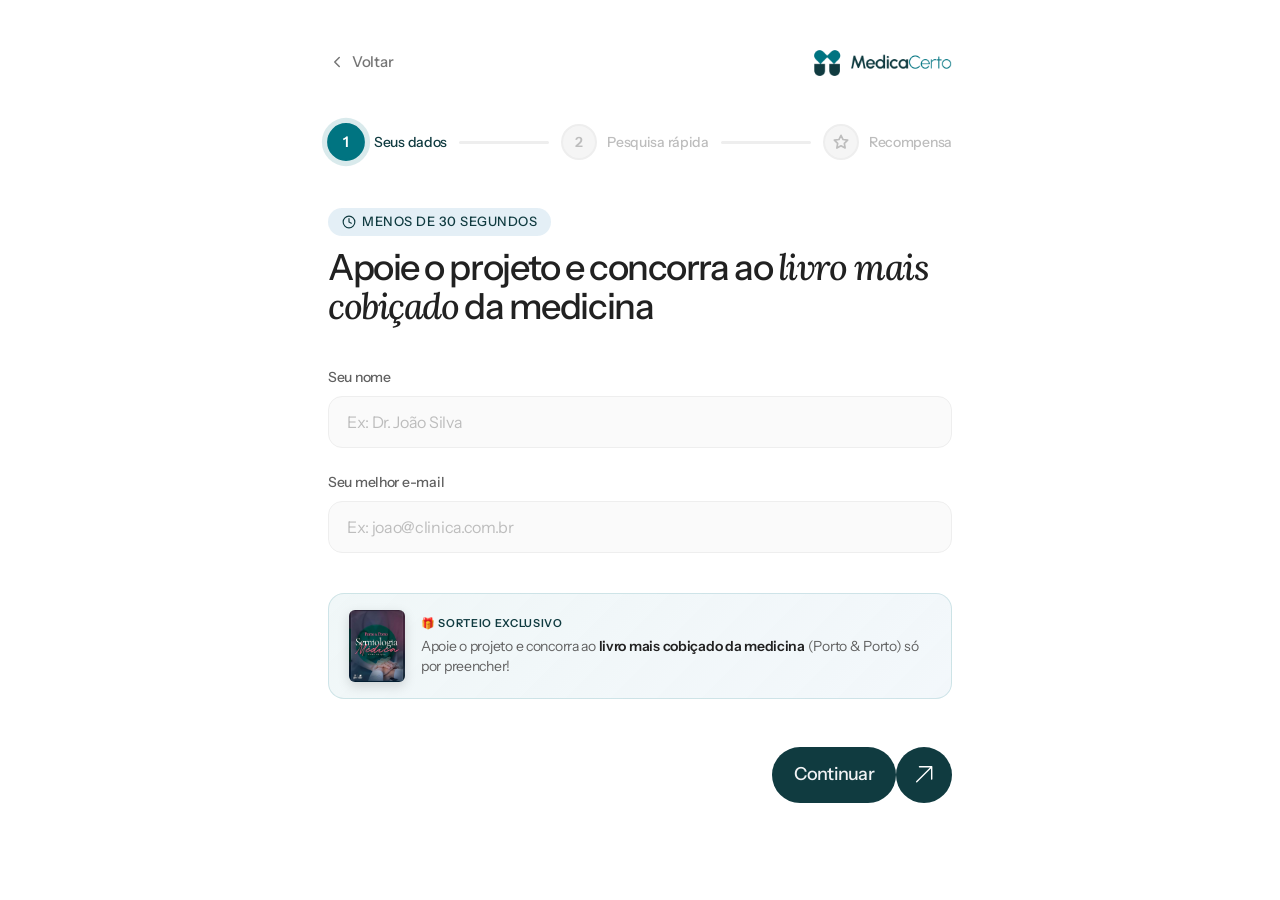
<file: form.html>
<!DOCTYPE html>
<html lang="pt-BR">

<head>
    <meta charset="UTF-8">
    <meta name="viewport" content="width=device-width, initial-scale=1.0">

    <!-- SEO -->
    <title>Medica Certo — Teste agora</title>
    <meta name="description" content="Preencha o formulário e teste o protótipo da Medica Certo.">
    <meta name="robots" content="noindex, nofollow">

    <!-- Open Graph / Facebook -->
    <meta property="og:type" content="website">
    <meta property="og:url" content="https://medicacerto.com.br/">
    <meta property="og:title" content="Medica Certo — Prescrições médicas com segurança e agilidade">
    <meta property="og:description"
        content="Consulte diretrizes e medicamentos de forma rápida, segura e direto da base oficial do governo. Reduza erros em laudos e ganhe tempo.">
    <meta property="og:image" content="https://medicacerto.com.br/assets/open-graph.png">
    <meta property="og:locale" content="pt_BR">
    <meta property="og:site_name" content="Medica Certo">

    <!-- Twitter -->
    <meta name="twitter:card" content="summary_large_image">
    <meta name="twitter:url" content="https://medicacerto.com.br/">
    <meta name="twitter:title" content="Medica Certo — Prescrições médicas com segurança e agilidade">
    <meta name="twitter:description"
        content="Consulte diretrizes e medicamentos de forma rápida, segura e direto da base oficial do governo.">
    <meta name="twitter:image" content="https://medicacerto.com.br/assets/open-graph.png">

    <!-- Favicon -->
    <link rel="icon" type="image/png" sizes="32x32" href="./assets/favicon.png">
    <link rel="apple-touch-icon" sizes="180x180" href="./assets/favicon.png">

    <!-- Preconnect fonts -->
    <link rel="preconnect" href="https://fonts.googleapis.com">
    <link rel="preconnect" href="https://fonts.gstatic.com" crossorigin>
    <link
        href="https://fonts.googleapis.com/css2?family=Instrument+Sans:ital,wght@0,400..700;1,400..700&family=Lora:ital,wght@0,400..700;1,400..700&family=Urbanist:ital,wght@0,100..900;1,100..900&display=swap"
        rel="stylesheet">

    <!-- Styles -->
    <link rel="stylesheet" href="./css/tokens.css">
    <link rel="stylesheet" href="./css/reset.css">
    <link rel="stylesheet" href="./css/style.css">
    <link rel="stylesheet" href="./css/form.css">

    <!-- Google Tag Manager -->
    <script>(function (w, d, s, l, i) {
            w[l] = w[l] || []; w[l].push({
                'gtm.start':
                    new Date().getTime(), event: 'gtm.js'
            }); var f = d.getElementsByTagName(s)[0],
                j = d.createElement(s), dl = l != 'dataLayer' ? '&l=' + l : ''; j.async = true; j.src =
                    'https://www.googletagmanager.com/gtm.js?id=' + i + dl; f.parentNode.insertBefore(j, f);
        })(window, document, 'script', 'dataLayer', 'GTM-TF5RC3T7');</script>
    <!-- End Google Tag Manager -->
</head>

<body>
    <!-- Google Tag Manager (noscript) -->
    <noscript><iframe src="https://www.googletagmanager.com/ns.html?id=GTM-TF5RC3T7" height="0" width="0"
            style="display:none;visibility:hidden"></iframe></noscript>
    <!-- End Google Tag Manager (noscript) -->

    <div class="form-page">

        <!-- Header -->
        <header class="form-page__header">
            <a href="./index.html" class="form-page__header-back">
                <svg xmlns="http://www.w3.org/2000/svg" width="20" height="20" viewBox="0 0 24 24" fill="none"
                    stroke="currentColor" stroke-width="2" stroke-linecap="round" stroke-linejoin="round">
                    <path d="m15 18-6-6 6-6" />
                </svg>
                <span>Voltar</span>
            </a>
            <img src="./assets/png-logos/medicacerto-logo-green.png" alt="Logo Medica Certo"
                class="form-page__header-logo">
        </header>

        <!-- Progress Timeline -->
        <div class="form-page__progress">
            <div class="form-page__progress-step is-active" data-step="0">
                <div class="form-page__progress-step-dot">
                    <span>1</span>
                </div>
                <p>Seus dados</p>
            </div>
            <div class="form-page__progress-line">
                <div class="form-page__progress-line-fill"></div>
            </div>
            <div class="form-page__progress-step" data-step="1">
                <div class="form-page__progress-step-dot">
                    <span>2</span>
                </div>
                <p>Pesquisa rápida</p>
            </div>
            <div class="form-page__progress-line">
                <div class="form-page__progress-line-fill"></div>
            </div>
            <div class="form-page__progress-step" data-step="2">
                <div class="form-page__progress-step-dot">
                    <svg xmlns="http://www.w3.org/2000/svg" width="16" height="16" viewBox="0 0 24 24" fill="none"
                        stroke="currentColor" stroke-width="2.5" stroke-linecap="round" stroke-linejoin="round">
                        <path
                            d="M12 2l3.09 6.26L22 9.27l-5 4.87 1.18 6.88L12 17.77l-6.18 3.25L7 14.14 2 9.27l6.91-1.01L12 2z" />
                    </svg>
                </div>
                <p>Recompensa</p>
            </div>
        </div>

        <!-- Form Container -->
        <main class="form-page__content">
            <form id="form-medicacerto" novalidate>

                <!-- Step 1: Seus dados -->
                <section class="form-page__step is-active" data-step="0">
                    <div class="form-page__step-header">
                        <div class="form-page__step-badge">
                            <svg xmlns="http://www.w3.org/2000/svg" width="14" height="14" viewBox="0 0 24 24"
                                fill="none" stroke="currentColor" stroke-width="2" stroke-linecap="round"
                                stroke-linejoin="round">
                                <circle cx="12" cy="12" r="10" />
                                <polyline points="12 6 12 12 16 14" />
                            </svg>
                            <span>Menos de 30 segundos</span>
                        </div>
                        <h1>Apoie o projeto e concorra ao <strong>livro mais cobiçado</strong> da medicina</h1>
                    </div>
                    <div class="form-page__step-fields">
                        <div class="form-page__field">
                            <label for="field-name">Seu nome</label>
                            <input type="text" id="field-name" name="name" placeholder="Ex: Dr. João Silva"
                                autocomplete="name" required>
                        </div>
                        <div class="form-page__field">
                            <label for="field-email">Seu melhor e-mail</label>
                            <input type="email" id="field-email" name="email" placeholder="Ex: joao@clinica.com.br"
                                autocomplete="email" required>
                            <span class="form-page__field-error" id="email-error" hidden></span>
                        </div>
                    </div>
                    <!-- Prize Teaser -->
                    <div class="form-page__prize-teaser">
                        <img src="./assets/livro-sorteio.jpg" alt="Semiologia Médica — Porto &amp; Porto"
                            class="form-page__prize-teaser-img">
                        <div class="form-page__prize-teaser-body">
                            <span class="form-page__prize-teaser-badge">🎁 Sorteio exclusivo</span>
                            <p>Apoie o projeto e concorra ao <strong>livro mais cobiçado da medicina</strong> (Porto
                                &amp; Porto) só por preencher!</p>
                        </div>
                    </div>

                    <div class="form-page__step-actions">
                        <button type="button" id="btn-next-step1" class="form-page__btn-next" data-next="1">
                            <div><span>Continuar</span></div>
                            <div>
                                <svg xmlns="http://www.w3.org/2000/svg" viewBox="0 0 17 17" fill="none">
                                    <path
                                        d="M16.3887 0.703125V12.8906C16.3887 13.0771 16.3146 13.2559 16.1828 13.3878C16.0509 13.5197 15.8721 13.5938 15.6856 13.5938C15.4991 13.5938 15.3203 13.5197 15.1884 13.3878C15.0565 13.2559 14.9825 13.0771 14.9825 12.8906V2.4L1.18246 16.2C1.04917 16.3242 0.872879 16.3918 0.690722 16.3886C0.508564 16.3854 0.334765 16.3116 0.20594 16.1828C0.0771158 16.0539 0.0033235 15.8801 0.000109544 15.698C-0.00310441 15.5158 0.0645108 15.3395 0.188711 15.2062L13.9887 1.40625H3.49809C3.31161 1.40625 3.13276 1.33217 3.0009 1.20031C2.86904 1.06845 2.79496 0.889605 2.79496 0.703125C2.79496 0.516645 2.86904 0.337802 3.0009 0.20594C3.13276 0.0740789 3.31161 0 3.49809 0H15.6856C15.8721 0 16.0509 0.0740789 16.1828 0.20594C16.3146 0.337802 16.3887 0.516645 16.3887 0.703125Z"
                                        fill="currentColor" />
                                </svg>
                            </div>
                        </button>
                    </div>
                </section>

                <!-- Step 2: Pesquisa rápida -->
                <section class="form-page__step" data-step="1">
                    <div class="form-page__step-header">
                        <div class="form-page__step-badge">
                            <span>4 perguntas rápidas</span>
                        </div>
                        <h1>Fale um pouco <strong>sobre</strong> a sua rotina</h1>
                        <p>Basta selecionar as opções: leva menos de 30 segundos</p>
                    </div>
                    <div class="form-page__step-fields">

                        <!-- Q1 -->
                        <div class="form-page__question" data-question="0">
                            <h2>Quantos Laudos de Medicamento Especializado (LME) você preenche por mês?</h2>
                            <div class="form-page__options">
                                <label class="form-page__option">
                                    <input type="radio" id="q1-nenhum" name="q1" value="Nenhum" required>
                                    <span>Nenhum</span>
                                </label>
                                <label class="form-page__option">
                                    <input type="radio" id="q1-ate5" name="q1" value="Até 5">
                                    <span>Até 5</span>
                                </label>
                                <label class="form-page__option">
                                    <input type="radio" id="q1-6a15" name="q1" value="De 6 a 15">
                                    <span>De 6 a 15</span>
                                </label>
                                <label class="form-page__option">
                                    <input type="radio" id="q1-mais15" name="q1" value="Mais de 15">
                                    <span>Mais de 15</span>
                                </label>
                            </div>
                        </div>

                        <!-- Q2 -->
                        <div class="form-page__question" data-question="1">
                            <h2>Os Protocolos Clínicos e Diretrizes Terapêuticas da CONITEC são fáceis de acessar?</h2>
                            <div class="form-page__options">
                                <label class="form-page__option">
                                    <input type="radio" id="q2-sim-totalmente" name="q2" value="Sim, totalmente"
                                        required>
                                    <span>Sim, totalmente</span>
                                </label>
                                <label class="form-page__option">
                                    <input type="radio" id="q2-sim-dificuldades" name="q2"
                                        value="Sim, mas com dificuldades">
                                    <span>Sim, mas com dificuldades</span>
                                </label>
                                <label class="form-page__option">
                                    <input type="radio" id="q2-dificil-acesso" name="q2" value="Não, difícil acesso">
                                    <span>Não, difícil acesso</span>
                                </label>
                                <label class="form-page__option">
                                    <input type="radio" id="q2-dificil-compreensao" name="q2"
                                        value="Não, difícil acesso e compreensão">
                                    <span>Não, difícil acesso e compreensão</span>
                                </label>
                            </div>
                        </div>

                        <!-- Q3 -->
                        <div class="form-page__question" data-question="2">
                            <h2>Sente falta de um programa único para acessar todos os PCDTs?</h2>
                            <div class="form-page__options">
                                <label class="form-page__option">
                                    <input type="radio" id="q3-sim-frequencia" name="q3" value="Sim, com frequência"
                                        required>
                                    <span>Sim, com frequência</span>
                                </label>
                                <label class="form-page__option">
                                    <input type="radio" id="q3-as-vezes" name="q3" value="Às vezes">
                                    <span>Às vezes</span>
                                </label>
                                <label class="form-page__option">
                                    <input type="radio" id="q3-nao-falta" name="q3" value="Não sinto falta">
                                    <span>Não sinto falta</span>
                                </label>
                            </div>
                        </div>

                        <!-- Q4: Scale -->
                        <div class="form-page__question" data-question="3">
                            <h2>Importância de uma ferramenta digital para reduzir erros de prescrição?</h2>
                            <p class="form-page__question-hint">0 = Nenhuma · 5 = Máxima</p>
                            <div class="form-page__scale">
                                <label class="form-page__scale-item">
                                    <input type="radio" id="q4-0" name="q4" value="0" required>
                                    <span>0</span>
                                </label>
                                <label class="form-page__scale-item">
                                    <input type="radio" id="q4-1" name="q4" value="1">
                                    <span>1</span>
                                </label>
                                <label class="form-page__scale-item">
                                    <input type="radio" id="q4-2" name="q4" value="2">
                                    <span>2</span>
                                </label>
                                <label class="form-page__scale-item">
                                    <input type="radio" id="q4-3" name="q4" value="3">
                                    <span>3</span>
                                </label>
                                <label class="form-page__scale-item">
                                    <input type="radio" id="q4-4" name="q4" value="4">
                                    <span>4</span>
                                </label>
                                <label class="form-page__scale-item">
                                    <input type="radio" id="q4-5" name="q4" value="5">
                                    <span>5</span>
                                </label>
                            </div>
                        </div>
                    </div>
                    <div class="form-page__step-actions">
                        <button type="button" id="btn-back-step2" class="form-page__btn-back" data-back="0">
                            <svg xmlns="http://www.w3.org/2000/svg" width="18" height="18" viewBox="0 0 24 24"
                                fill="none" stroke="currentColor" stroke-width="2" stroke-linecap="round"
                                stroke-linejoin="round">
                                <path d="m15 18-6-6 6-6" />
                            </svg>
                            <span>Voltar</span>
                        </button>
                        <button type="submit" id="btn-submit" class="form-page__btn-next" data-next="2">
                            <div><span>Finalizar</span></div>
                            <div>
                                <svg xmlns="http://www.w3.org/2000/svg" viewBox="0 0 17 17" fill="none">
                                    <path
                                        d="M16.3887 0.703125V12.8906C16.3887 13.0771 16.3146 13.2559 16.1828 13.3878C16.0509 13.5197 15.8721 13.5938 15.6856 13.5938C15.4991 13.5938 15.3203 13.5197 15.1884 13.3878C15.0565 13.2559 14.9825 13.0771 14.9825 12.8906V2.4L1.18246 16.2C1.04917 16.3242 0.872879 16.3918 0.690722 16.3886C0.508564 16.3854 0.334765 16.3116 0.20594 16.1828C0.0771158 16.0539 0.0033235 15.8801 0.000109544 15.698C-0.00310441 15.5158 0.0645108 15.3395 0.188711 15.2062L13.9887 1.40625H3.49809C3.31161 1.40625 3.13276 1.33217 3.0009 1.20031C2.86904 1.06845 2.79496 0.889605 2.79496 0.703125C2.79496 0.516645 2.86904 0.337802 3.0009 0.20594C3.13276 0.0740789 3.31161 0 3.49809 0H15.6856C15.8721 0 16.0509 0.0740789 16.1828 0.20594C16.3146 0.337802 16.3887 0.516645 16.3887 0.703125Z"
                                        fill="currentColor" />
                                </svg>
                            </div>
                        </button>
                    </div>
                </section>

                <!-- Step 3: Recompensa (auto-submitted) -->
                <section class="form-page__step" data-step="2">

                    <!-- Confetti overlay -->
                    <div class="form-page__confetti" aria-hidden="true"></div>

                    <div class="form-page__celebration">
                        <!-- Animated check circle -->
                        <div class="form-page__celebration-check">
                            <svg viewBox="0 0 52 52" fill="none" xmlns="http://www.w3.org/2000/svg">
                                <circle class="form-page__celebration-check-circle" cx="26" cy="26" r="24"
                                    stroke="currentColor" stroke-width="3" fill="none" />
                                <path class="form-page__celebration-check-path" d="M14 27l7 7 16-16"
                                    stroke="currentColor" stroke-width="3" stroke-linecap="round"
                                    stroke-linejoin="round" fill="none" />
                            </svg>
                        </div>
                        <h1>Obrigado! <strong>suas respostas já foram enviadas</strong>!</h1>
                        <p>A sua participação contribui diretamente para o desenvolvimento da nossa solução.</p>
                    </div>

                    <!-- Raffle Card -->
                    <div class="form-page__raffle">
                        <div class="form-page__raffle-card">
                            <div class="form-page__raffle-badge">
                                <svg xmlns="http://www.w3.org/2000/svg" width="14" height="14" viewBox="0 0 24 24"
                                    fill="none" stroke="currentColor" stroke-width="2" stroke-linecap="round"
                                    stroke-linejoin="round">
                                    <polygon
                                        points="12 2 15.09 8.26 22 9.27 17 14.14 18.18 21.02 12 17.77 5.82 21.02 7 14.14 2 9.27 8.91 8.26 12 2" />
                                </svg>
                                <span>Sorteio exclusivo</span>
                            </div>
                            <h2>Você está concorrendo!</h2>

                            <!-- Book reveal -->
                            <div class="form-page__raffle-book">
                                <img src="./assets/livro-sorteio.jpg" alt="Semiologia Médica — Porto &amp; Porto"
                                    class="form-page__raffle-book-img">
                                <div class="form-page__raffle-book-info">
                                    <span class="form-page__raffle-book-label">O prêmio é</span>
                                    <strong>Porto &amp; Porto</strong>
                                    <span>Semiologia Médica — 9ª edição</span>
                                </div>
                            </div>

                            <p>Preencher o formulário te deu um número da sorte. <strong>Guarde-o!</strong></p>
                            <div class="form-page__raffle-number-box">
                                <span class="form-page__raffle-label">Seu número da sorte</span>
                                <span class="form-page__raffle-number" id="raffle-number">------</span>
                            </div>
                            <span class="form-page__raffle-hint">📸 Tire um print para não perder seu número!</span>
                        </div>
                    </div>

                    <!-- Action Buttons -->
                    <div class="form-page__reward-actions">
                        <button type="button" id="testar_prototipo" class="form-page__btn-prototype">
                            <div><span>Testar protótipo</span></div>
                            <div>
                                <svg xmlns="http://www.w3.org/2000/svg" viewBox="0 0 17 17" fill="none">
                                    <path
                                        d="M16.3887 0.703125V12.8906C16.3887 13.0771 16.3146 13.2559 16.1828 13.3878C16.0509 13.5197 15.8721 13.5938 15.6856 13.5938C15.4991 13.5938 15.3203 13.5197 15.1884 13.3878C15.0565 13.2559 14.9825 13.0771 14.9825 12.8906V2.4L1.18246 16.2C1.04917 16.3242 0.872879 16.3918 0.690722 16.3886C0.508564 16.3854 0.334765 16.3116 0.20594 16.1828C0.0771158 16.0539 0.0033235 15.8801 0.000109544 15.698C-0.00310441 15.5158 0.0645108 15.3395 0.188711 15.2062L13.9887 1.40625H3.49809C3.31161 1.40625 3.13276 1.33217 3.0009 1.20031C2.86904 1.06845 2.79496 0.889605 2.79496 0.703125C2.79496 0.516645 2.86904 0.337802 3.0009 0.20594C3.13276 0.0740789 3.31161 0 3.49809 0H15.6856C15.8721 0 16.0509 0.0740789 16.1828 0.20594C16.3146 0.337802 16.3887 0.516645 16.3887 0.703125Z"
                                        fill="currentColor" />
                                </svg>
                            </div>
                        </button>
                        <a href="https://www.instagram.com/medicacerto/" target="_blank" rel="noopener noreferrer"
                            id="btn-instagram" class="form-page__btn-instagram">
                            <svg xmlns="http://www.w3.org/2000/svg" width="18" height="18" viewBox="0 0 24 24"
                                fill="none" stroke="currentColor" stroke-width="2" stroke-linecap="round"
                                stroke-linejoin="round">
                                <rect width="20" height="20" x="2" y="2" rx="5" ry="5" />
                                <path d="M16 11.37A4 4 0 1 1 12.63 8 4 4 0 0 1 16 11.37z" />
                                <line x1="17.5" x2="17.51" y1="6.5" y2="6.5" />
                            </svg>
                            <span>Seguir no Instagram</span>
                        </a>
                    </div>
                </section>

            </form>
        </main>
    </div>

    <!-- Scripts -->
    <script src="https://cdn.jsdelivr.net/npm/gsap@3.12.5/dist/gsap.min.js"></script>
    <script src="./js/form.js"></script>
</body>

</html>
</file>
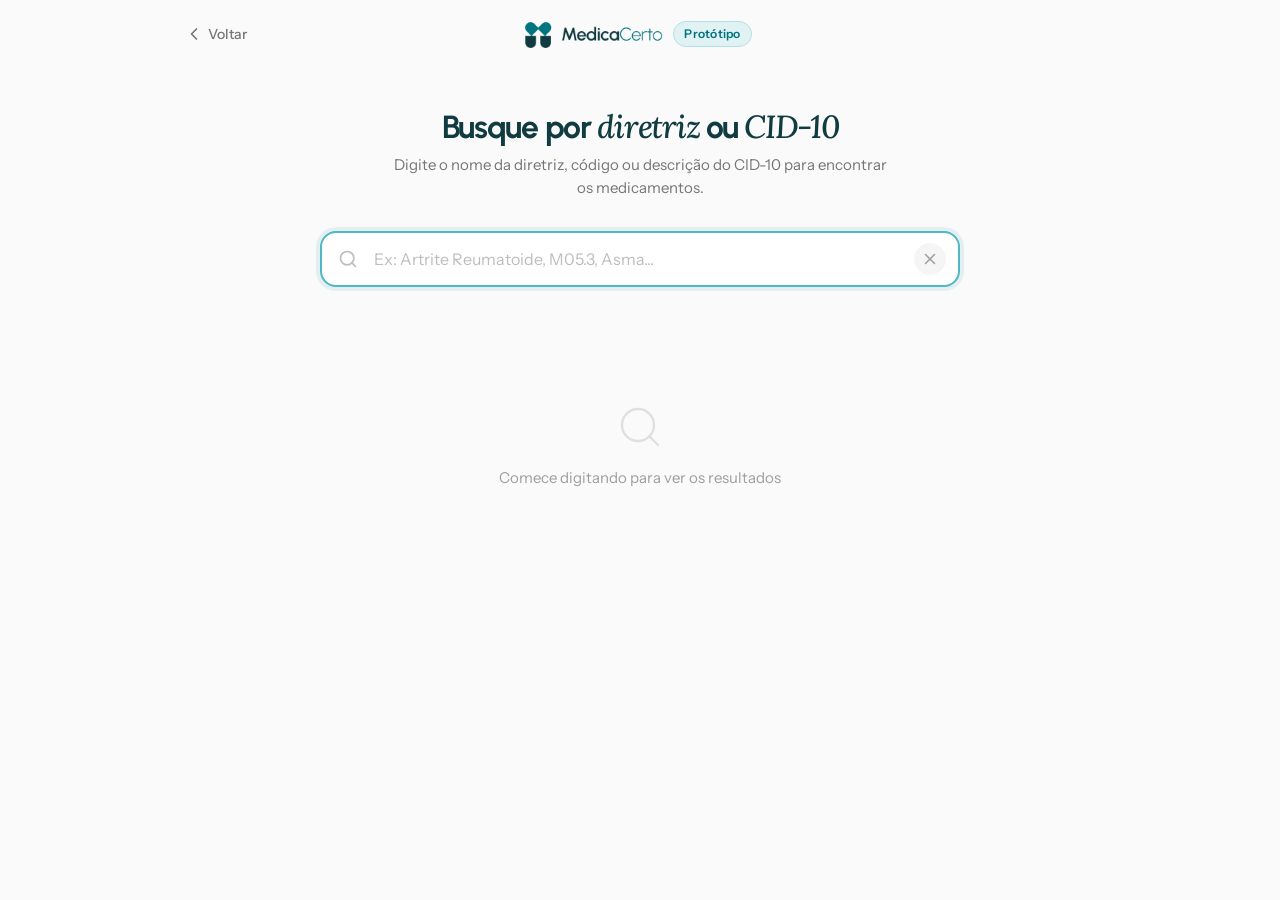
<file: prototype.html>
<!DOCTYPE html>
<html lang="pt-BR">

<head>
    <meta charset="UTF-8">
    <meta name="viewport" content="width=device-width, initial-scale=1.0">

    <!-- SEO -->
    <title>Medica Certo — Protótipo</title>
    <meta name="description" content="Busque medicamentos por Diretriz ou CID-10 com a Medica Certo.">
    <meta name="robots" content="noindex, nofollow">

    <!-- Open Graph / Facebook -->
    <meta property="og:type" content="website">
    <meta property="og:url" content="https://medicacerto.com.br/">
    <meta property="og:title" content="Medica Certo — Prescrições médicas com segurança e agilidade">
    <meta property="og:description"
        content="Consulte diretrizes e medicamentos de forma rápida, segura e direto da base oficial do governo. Reduza erros em laudos e ganhe tempo.">
    <meta property="og:image" content="https://medicacerto.com.br/assets/open-graph.png">
    <meta property="og:locale" content="pt_BR">
    <meta property="og:site_name" content="Medica Certo">

    <!-- Twitter -->
    <meta name="twitter:card" content="summary_large_image">
    <meta name="twitter:url" content="https://medicacerto.com.br/">
    <meta name="twitter:title" content="Medica Certo — Prescrições médicas com segurança e agilidade">
    <meta name="twitter:description"
        content="Consulte diretrizes e medicamentos de forma rápida, segura e direto da base oficial do governo.">
    <meta name="twitter:image" content="https://medicacerto.com.br/assets/open-graph.png">

    <!-- Favicon -->
    <link rel="icon" type="image/png" sizes="32x32" href="./assets/favicon.png">
    <link rel="apple-touch-icon" sizes="180x180" href="./assets/favicon.png">

    <!-- Preconnect fonts -->
    <link rel="preconnect" href="https://fonts.googleapis.com">
    <link rel="preconnect" href="https://fonts.gstatic.com" crossorigin>
    <link
        href="https://fonts.googleapis.com/css2?family=Instrument+Sans:ital,wght@0,400..700;1,400..700&family=Lora:ital,wght@0,400..700;1,400..700&family=Urbanist:ital,wght@0,100..900;1,100..900&display=swap"
        rel="stylesheet">

    <!-- Styles -->
    <link rel="stylesheet" href="./css/tokens.css">
    <link rel="stylesheet" href="./css/reset.css">
    <link rel="stylesheet" href="./css/style.css">
    <link rel="stylesheet" href="./css/prototype.css">

    <!-- Google Tag Manager -->
    <script>(function (w, d, s, l, i) {
            w[l] = w[l] || []; w[l].push({
                'gtm.start':
                    new Date().getTime(), event: 'gtm.js'
            }); var f = d.getElementsByTagName(s)[0],
                j = d.createElement(s), dl = l != 'dataLayer' ? '&l=' + l : ''; j.async = true; j.src =
                    'https://www.googletagmanager.com/gtm.js?id=' + i + dl; f.parentNode.insertBefore(j, f);
        })(window, document, 'script', 'dataLayer', 'GTM-TF5RC3T7');</script>
    <!-- End Google Tag Manager -->
</head>

<body>
    <!-- Google Tag Manager (noscript) -->
    <noscript><iframe src="https://www.googletagmanager.com/ns.html?id=GTM-TF5RC3T7" height="0" width="0"
            style="display:none;visibility:hidden"></iframe></noscript>
    <!-- End Google Tag Manager (noscript) -->

    <div class="proto">

        <!-- Header -->
        <header class="proto__header">
            <a href="./form.html" class="proto__header-back">
                <svg xmlns="http://www.w3.org/2000/svg" width="20" height="20" viewBox="0 0 24 24" fill="none"
                    stroke="currentColor" stroke-width="2" stroke-linecap="round" stroke-linejoin="round">
                    <path d="m15 18-6-6 6-6" />
                </svg>
                <span>Voltar</span>
            </a>
            <div class="proto__header-center">
                <img src="./assets/png-logos/medicacerto-logo-green.png" alt="Logo Medica Certo"
                    class="proto__header-logo">
                <span class="proto__header-badge">Protótipo</span>
            </div>
            <div class="proto__header-spacer"></div>
        </header>

        <!-- Hero / Search -->
        <section class="proto__hero">
            <div class="proto__hero-content">
                <h1>Busque por <strong>diretriz</strong> ou <strong>CID-10</strong></h1>
                <p>Digite o nome da diretriz, código ou descrição do CID-10 para encontrar os medicamentos.</p>
            </div>

            <div class="proto__search">
                <div class="proto__search-icon">
                    <svg xmlns="http://www.w3.org/2000/svg" width="20" height="20" viewBox="0 0 24 24" fill="none"
                        stroke="currentColor" stroke-width="2" stroke-linecap="round" stroke-linejoin="round">
                        <circle cx="11" cy="11" r="8" />
                        <path d="m21 21-4.3-4.3" />
                    </svg>
                </div>
                <input type="text" id="proto-search" class="proto__search-input"
                    placeholder="Ex: Artrite Reumatoide, M05.3, Asma..." autocomplete="off" spellcheck="false">
                <button type="button" id="proto-clear" class="proto__search-clear" aria-label="Limpar busca" hidden>
                    <svg xmlns="http://www.w3.org/2000/svg" width="18" height="18" viewBox="0 0 24 24" fill="none"
                        stroke="currentColor" stroke-width="2" stroke-linecap="round" stroke-linejoin="round">
                        <path d="M18 6 6 18" />
                        <path d="m6 6 12 12" />
                    </svg>
                </button>
            </div>

            <div class="proto__stats" id="proto-stats"></div>
        </section>

        <!-- Results -->
        <main class="proto__results" id="proto-results">
            <!-- Empty state -->
            <div class="proto__empty" id="proto-empty">
                <div class="proto__empty-icon">
                    <svg xmlns="http://www.w3.org/2000/svg" width="48" height="48" viewBox="0 0 24 24" fill="none"
                        stroke="currentColor" stroke-width="1.2" stroke-linecap="round" stroke-linejoin="round">
                        <path d="m21 21-4.3-4.3" />
                        <circle cx="11" cy="11" r="8" />
                    </svg>
                </div>
                <p>Comece digitando para ver os resultados</p>
            </div>

            <!-- No results -->
            <div class="proto__no-results" id="proto-no-results" hidden>
                <div class="proto__no-results-icon">
                    <svg xmlns="http://www.w3.org/2000/svg" width="48" height="48" viewBox="0 0 24 24" fill="none"
                        stroke="currentColor" stroke-width="1.2" stroke-linecap="round" stroke-linejoin="round">
                        <circle cx="12" cy="12" r="10" />
                        <path d="m15 9-6 6" />
                        <path d="m9 9 6 6" />
                    </svg>
                </div>
                <p>Nenhum resultado encontrado</p>
            </div>

            <!-- Cards container -->
            <div class="proto__cards" id="proto-cards"></div>
        </main>

    </div>

    <!-- Scripts -->
    <script src="https://cdn.jsdelivr.net/npm/gsap@3.12.5/dist/gsap.min.js"></script>
    <script src="./js/prototype.js"></script>
</body>

</html>
</file>
<file: css/tokens.css>
/* ============================================
   MEDICA CERTO — Design Tokens
   ============================================ */

:root {
    /* ── Colors ── */

    /* Primary — Teal (logo green version) */
    --color-primary-50: #E0F2F4;
    --color-primary-100: #B3E0E6;
    --color-primary-200: #80CCD6;
    --color-primary-300: #4DB8C6;
    --color-primary-400: #26A8BA;
    --color-primary-500: #007481;
    /* logo: "Certo" + icon top */
    --color-primary-600: #006874;
    --color-primary-700: #005A65;
    --color-primary-800: #103B40;
    /* logo: "Medica" + icon bottom */
    --color-primary-900: #0A2528;

    /* Secondary — Blue (logo blue version) */
    --color-secondary-50: #EBF2F8;
    --color-secondary-100: #D4E3F0;
    --color-secondary-200: #B8D2E6;
    --color-secondary-300: #9AC1DE;
    /* logo: icon top (blue) */
    --color-secondary-400: #7AA8CA;
    --color-secondary-500: #5D90B5;
    --color-secondary-600: #4A708C;
    /* logo: icon bottom (blue) */
    --color-secondary-700: #3D5E76;
    --color-secondary-800: #304D61;
    --color-secondary-900: #233A4A;

    /* Neutral */
    --color-neutral-0: #FFFFFF;
    --color-neutral-50: #FAFAFA;
    --color-neutral-100: #F5F5F5;
    --color-neutral-200: #EEEEEE;
    --color-neutral-300: #E0E0E0;
    --color-neutral-400: #BDBDBD;
    --color-neutral-500: #9E9E9E;
    --color-neutral-600: #757575;
    --color-neutral-700: #616161;
    --color-neutral-800: #424242;
    --color-neutral-900: #212121;

    /* Feedback */
    --color-success: #2E7D32;
    --color-warning: #F9A825;
    --color-error: #D32F2F;
    --color-info: #1976D2;

    /* ── Semantic aliases ── */
    --color-bg: var(--color-neutral-0);
    --color-bg-subtle: var(--color-neutral-50);
    --color-bg-muted: var(--color-neutral-100);
    --color-text: var(--color-neutral-900);
    --color-text-secondary: var(--color-neutral-600);
    --color-text-muted: var(--color-neutral-500);
    --color-text-inverse: var(--color-neutral-0);
    --color-border: var(--color-neutral-300);
    --color-border-subtle: var(--color-neutral-200);

    /* ── Typography ── */
    --font-family-primary: 'Instrument Sans', system-ui, -apple-system, 'Segoe UI', Roboto, sans-serif;
    --font-family-heading: 'Urbanist', var(--font-family-primary);
    --font-family-accent: 'Lora', Georgia, serif;
}
</file>
<file: css/style.css>
/* ============================================
   MEDICA CERTO — Main Styles
   ============================================ */

/* ── Utilities ── */

/* ── Splash Screen ── */

.splash {
    position: fixed;
    inset: 0;
    z-index: 9999;
    display: flex;
    align-items: center;
    justify-content: center;
    background-color: var(--color-primary-700);
}

.splash__icon {
    width: 120px;
    height: auto;
}

/* ── Container ── */

.container {
    width: 100%;
    max-width: 1200px;
    margin-inline: auto;
    padding-inline: 1.5rem;
}

.sr-only {
    position: absolute;
    width: 1px;
    height: 1px;
    padding: 0;
    margin: -1px;
    overflow: hidden;
    clip: rect(0, 0, 0, 0);
    white-space: nowrap;
    border-width: 0;
}

/* ── Typography ── */

h1 strong,
h2 strong,
h3 strong {
    font-family: var(--font-family-accent);
    font-style: italic;
    font-weight: 500;
    letter-spacing: -0.04em;
}

p strong {
    font-weight: 700;
}

/* ── Buttons ── */

button {
    display: flex;
    align-items: center;
    gap: 0;
    cursor: pointer;
    transition: transform 0.3s cubic-bezier(0.25, 0.46, 0.45, 0.94), filter 0.3s ease;

    &:hover {
        transform: scale(1.03);
    }

    &:active {
        transform: scale(0.97);
    }

    &:hover>div:last-child>svg {
        transform: translate(2px, -2px);
    }

    &>div:first-child {
        display: flex;
        align-items: center;
        justify-content: center;
        height: 56px;
        padding: 0px 22px;
        background-color: var(--color-primary-800);
        border-radius: 9999px;
        color: #F1F2F4;
        font-family: var(--font-family-primary);
        font-size: 18px;
        font-weight: 500;
        letter-spacing: -0.04em;
        white-space: nowrap;
        transition: background-color 0.3s ease;

        @media (max-width: 768px) {
            height: 42px;
            padding: 0 18px;
            font-size: 16px;
        }
    }

    &>div:last-child {
        display: flex;
        align-items: center;
        justify-content: center;
        width: 56px;
        height: 56px;
        background-color: var(--color-primary-800);
        border-radius: 50%;
        transition: background-color 0.3s ease, transform 0.3s ease;

        @media (max-width: 768px) {
            width: 42px;
            height: 42px;
        }

        &>svg {
            width: 17px;
            height: 17px;
            transition: transform 0.3s ease;

            @media (max-width: 768px) {
                width: 14px;
                height: 14px;
            }
        }
    }
}

/* ── Sections ── */

.section {
    padding-block: 5rem;
}

/* ── Responsive ── */

@media (max-width: 768px) {
    .container {
        padding-inline: 1rem;
    }

    .section {
        padding-block: 3rem;
    }
}
</file>
<file: css/form.css>
/* ════ Form Page ════ */

.form-page {
    display: flex;
    flex-direction: column;
    align-items: center;
    min-height: 100vh;
    max-width: 720px;
    margin-inline: auto;
    padding: 48px;
    gap: 48px;

    @media (max-width: 768px) {
        padding: 24px;
        gap: 32px;
    }
}

/* ── Header ── */

.form-page__header {
    display: flex;
    align-items: center;
    justify-content: space-between;
    width: 100%;
}

.form-page__header-back {
    display: flex;
    align-items: center;
    gap: 6px;
    text-decoration: none;
    color: var(--color-neutral-600);
    font-family: var(--font-family-primary);
    font-size: 15px;
    font-weight: 500;
    letter-spacing: -0.02em;
    transition: color 0.25s ease, transform 0.25s ease;

    &:hover {
        color: var(--color-primary-500);
        transform: translateX(-2px);
    }

    &>svg {
        width: 18px;
        height: 18px;
    }
}

.form-page__header-logo {
    height: 28px;
    object-fit: contain;

    @media (max-width: 768px) {
        height: 22px;
    }
}

/* ── Progress Timeline ── */

.form-page__progress {
    display: flex;
    align-items: center;
    gap: 0;
    width: 100%;
}

.form-page__progress-step {
    display: flex;
    align-items: center;
    gap: 10px;
    flex-shrink: 0;

    @media (max-width: 768px) {
        gap: 6px;
    }

    &>p {
        font-family: var(--font-family-primary);
        font-size: 14px;
        font-weight: 500;
        letter-spacing: -0.02em;
        color: var(--color-neutral-400);
        transition: color 0.4s ease;
        white-space: nowrap;

        @media (max-width: 768px) {
            display: none;
        }
    }

    &.is-active>p,
    &.is-completed>p {
        color: var(--color-primary-800);
    }
}

.form-page__progress-step-dot {
    width: 36px;
    height: 36px;
    border-radius: 50%;
    display: flex;
    align-items: center;
    justify-content: center;
    background-color: var(--color-neutral-100);
    border: 2px solid var(--color-neutral-200);
    transition: background-color 0.4s ease, border-color 0.4s ease, transform 0.3s ease, box-shadow 0.4s ease;
    flex-shrink: 0;

    @media (max-width: 768px) {
        width: 32px;
        height: 32px;
    }

    &>span {
        font-family: var(--font-family-primary);
        font-size: 14px;
        font-weight: 600;
        color: var(--color-neutral-400);
        transition: color 0.4s ease;

        @media (max-width: 768px) {
            font-size: 12px;
        }
    }

    &>svg {
        width: 16px;
        height: 16px;
        color: var(--color-neutral-400);
        transition: color 0.4s ease;

        @media (max-width: 768px) {
            width: 14px;
            height: 14px;
        }
    }
}

/* Active dot */
.form-page__progress-step.is-active>.form-page__progress-step-dot {
    background-color: var(--color-primary-500);
    border-color: var(--color-primary-500);
    box-shadow: 0 0 0 5px rgba(0, 116, 129, 0.15);
    transform: scale(1.05);

    &>span,
    &>svg {
        color: var(--color-neutral-0);
    }
}

/* Completed dot */
.form-page__progress-step.is-completed>.form-page__progress-step-dot {
    background-color: var(--color-primary-500);
    border-color: var(--color-primary-500);

    &>span,
    &>svg {
        color: var(--color-neutral-0);
    }
}

/* Progress line */
.form-page__progress-line {
    flex: 1;
    height: 3px;
    background-color: var(--color-neutral-200);
    border-radius: 99px;
    margin-inline: 12px;
    overflow: hidden;

    @media (max-width: 768px) {
        margin-inline: 8px;
    }
}

.form-page__progress-line-fill {
    width: 0%;
    height: 100%;
    background-color: var(--color-primary-500);
    border-radius: 99px;
    transition: width 0.5s cubic-bezier(0.25, 0.46, 0.45, 0.94);
}

/* ── Steps Content ── */

.form-page__content {
    width: 100%;
    position: relative;
    overflow: hidden;
}

.form-page__step {
    display: none;
    flex-direction: column;
    gap: 40px;
    width: 100%;

    @media (max-width: 768px) {
        gap: 32px;
    }

    &.is-active {
        display: flex;
    }
}

/* Step header */
.form-page__step-header {
    display: flex;
    flex-direction: column;
    gap: 12px;

    &>h1 {
        font-family: var(--font-family-primary);
        font-size: 36px;
        font-weight: 500;
        line-height: 1.1;
        letter-spacing: -0.04em;
        color: var(--color-neutral-900);

        @media (max-width: 768px) {
            font-size: 28px;
        }

        &>strong {}
    }

    &>p {
        font-family: var(--font-family-primary);
        font-size: 16px;
        font-weight: 300;
        line-height: 1.4;
        letter-spacing: -0.02em;
        color: var(--color-neutral-500);

        @media (max-width: 768px) {
            font-size: 15px;
        }
    }
}

.form-page__step-badge {
    display: inline-flex;
    align-items: center;
    gap: 6px;
    padding: 4px 14px;
    border-radius: 99px;
    background-color: #9AC1DE44;
    width: fit-content;

    &>span {
        font-family: var(--font-family-primary);
        font-size: 13px;
        font-weight: 500;
        letter-spacing: 0.04em;
        text-transform: uppercase;
        color: var(--color-primary-800);
    }

    &>svg {
        color: var(--color-primary-800);
    }
}

.form-page__step-badge--reward {
    background-color: rgba(0, 116, 129, 0.12);
}

/* ── Fields ── */

.form-page__step-fields {
    display: flex;
    flex-direction: column;
    gap: 24px;
}

.form-page__field {
    display: flex;
    flex-direction: column;
    gap: 8px;

    &>label {
        font-family: var(--font-family-primary);
        font-size: 14px;
        font-weight: 500;
        letter-spacing: -0.02em;
        color: var(--color-neutral-700);
    }

    &>input {
        height: 52px;
        padding: 0 18px;
        border: 1.5px solid var(--color-neutral-200);
        border-radius: 14px;
        background-color: var(--color-neutral-50);
        font-family: var(--font-family-primary);
        font-size: 16px;
        font-weight: 400;
        color: var(--color-neutral-900);
        letter-spacing: -0.02em;
        outline: none;
        transition: border-color 0.3s ease, box-shadow 0.3s ease, background-color 0.3s ease;

        &::placeholder {
            color: var(--color-neutral-400);
        }

        &:focus {
            border-color: var(--color-primary-500);
            box-shadow: 0 0 0 3px rgba(0, 116, 129, 0.1);
            background-color: var(--color-neutral-0);
        }

        @media (max-width: 768px) {
            height: 48px;
            font-size: 15px;
        }
    }
}

/* ── Questions (radio) ── */

.form-page__question {
    display: flex;
    flex-direction: column;
    gap: 14px;

    &>h2 {
        font-family: var(--font-family-primary);
        font-size: 16px;
        font-weight: 500;
        line-height: 1.35;
        letter-spacing: -0.02em;
        color: var(--color-neutral-800);

        @media (max-width: 768px) {
            font-size: 15px;
        }
    }
}

.form-page__question-hint {
    font-family: var(--font-family-primary);
    font-size: 13px;
    font-weight: 400;
    color: var(--color-neutral-500);
    letter-spacing: -0.01em;
}

.form-page__options {
    display: flex;
    flex-direction: column;
    gap: 8px;
}

.form-page__option {
    display: flex;
    align-items: center;
    gap: 12px;
    padding: 14px 18px;
    border: 1.5px solid var(--color-neutral-200);
    border-radius: 14px;
    background-color: var(--color-neutral-50);
    cursor: pointer;
    transition: border-color 0.3s ease, background-color 0.3s ease, transform 0.2s ease, box-shadow 0.3s ease;

    &:hover {
        border-color: var(--color-neutral-300);
        background-color: var(--color-neutral-0);
    }

    &:has(input:checked) {
        border-color: var(--color-primary-500);
        background-color: rgba(0, 116, 129, 0.04);
        box-shadow: 0 0 0 2px rgba(0, 116, 129, 0.08);
    }

    &:active {
        transform: scale(0.99);
    }

    &>input[type="radio"] {
        appearance: none;
        width: 20px;
        height: 20px;
        border: 2px solid var(--color-neutral-300);
        border-radius: 50%;
        flex-shrink: 0;
        position: relative;
        transition: border-color 0.3s ease;
        cursor: pointer;

        &::after {
            content: '';
            position: absolute;
            top: 50%;
            left: 50%;
            transform: translate(-50%, -50%) scale(0);
            width: 10px;
            height: 10px;
            border-radius: 50%;
            background-color: var(--color-primary-500);
            transition: transform 0.25s cubic-bezier(0.34, 1.56, 0.64, 1);
        }

        &:checked {
            border-color: var(--color-primary-500);

            &::after {
                transform: translate(-50%, -50%) scale(1);
            }
        }
    }

    &>span {
        font-family: var(--font-family-primary);
        font-size: 15px;
        font-weight: 400;
        letter-spacing: -0.02em;
        color: var(--color-neutral-700);
        line-height: 1.3;
    }
}

/* ── Scale (0-5) ── */

.form-page__scale {
    display: flex;
    gap: 8px;

    @media (max-width: 768px) {
        gap: 6px;
    }
}

.form-page__scale-item {
    flex: 1;
    display: flex;
    align-items: center;
    justify-content: center;
    height: 52px;
    border: 1.5px solid var(--color-neutral-200);
    border-radius: 14px;
    background-color: var(--color-neutral-50);
    cursor: pointer;
    transition: border-color 0.3s ease, background-color 0.3s ease, transform 0.2s ease, box-shadow 0.3s ease;

    &:hover {
        border-color: var(--color-neutral-300);
        background-color: var(--color-neutral-0);
    }

    &:has(input:checked) {
        border-color: var(--color-primary-500);
        background-color: var(--color-primary-500);
        box-shadow: 0 0 0 2px rgba(0, 116, 129, 0.12);

        &>span {
            color: var(--color-neutral-0);
        }
    }

    &:active {
        transform: scale(0.95);
    }

    &>input[type="radio"] {
        appearance: none;
        position: absolute;
        width: 0;
        height: 0;
        opacity: 0;
    }

    &>span {
        font-family: var(--font-family-primary);
        font-size: 16px;
        font-weight: 600;
        color: var(--color-neutral-600);
        transition: color 0.3s ease;
    }

    @media (max-width: 768px) {
        height: 46px;

        &>span {
            font-size: 14px;
        }
    }
}

/* ── Actions ── */

.form-page__step-actions {
    display: flex;
    align-items: center;
    justify-content: space-between;
    gap: 16px;
    padding-top: 8px;
}

.form-page__btn-next,
.form-page__btn-submit {
    margin-left: auto;
}

.form-page__btn-next>div:last-child,
.form-page__btn-submit>div:last-child,
.form-page__btn-prototype>div:last-child {
    color: var(--color-neutral-0);
}

.form-page__btn-back {
    display: flex;
    align-items: center;
    gap: 6px;
    padding: 10px 16px;
    background: none;
    border: none;
    cursor: pointer;
    font-family: var(--font-family-primary);
    font-size: 15px;
    font-weight: 500;
    color: var(--color-neutral-500);
    letter-spacing: -0.02em;
    transition: color 0.25s ease, transform 0.25s ease;

    &:hover {
        color: var(--color-neutral-700);
        transform: translateX(-2px);
    }

    &>svg {
        flex-shrink: 0;
    }
}

/* ── Reward Card ── */

.form-page__reward {
    display: flex;
    justify-content: center;
}

.form-page__reward-card {
    display: flex;
    flex-direction: column;
    align-items: center;
    gap: 20px;
    padding: 40px;
    border-radius: 24px;
    background: linear-gradient(145deg, rgba(0, 116, 129, 0.06), rgba(154, 193, 222, 0.1));
    border: 1.5px solid rgba(0, 116, 129, 0.12);
    text-align: center;
    width: 100%;

    @media (max-width: 768px) {
        padding: 32px 24px;
        border-radius: 18px;
    }

    &>h2 {
        font-family: var(--font-family-primary);
        font-size: 24px;
        font-weight: 500;
        letter-spacing: -0.04em;
        color: var(--color-neutral-900);

        @media (max-width: 768px) {
            font-size: 20px;
        }
    }

    &>p {
        font-family: var(--font-family-primary);
        font-size: 15px;
        font-weight: 300;
        line-height: 1.4;
        letter-spacing: -0.02em;
        color: var(--color-neutral-600);
        max-width: 380px;
    }
}

.form-page__reward-card-icon {
    width: 64px;
    height: 64px;
    border-radius: 50%;
    display: flex;
    align-items: center;
    justify-content: center;
    background-color: rgba(0, 116, 129, 0.1);
    color: var(--color-primary-500);

    @media (max-width: 768px) {
        width: 56px;
        height: 56px;

        &>svg {
            width: 28px;
            height: 28px;
        }
    }
}

/* ── Submit loading state ── */

.form-page__btn-submit.is-loading {
    pointer-events: none;
    opacity: 0.7;
}

/* ── Prototype button ── */

.form-page__btn-prototype {
    margin-inline: auto;
}

/* ── Celebration (Step 3) ── */

.form-page__celebration {
    display: flex;
    flex-direction: column;
    align-items: center;
    text-align: center;
    gap: 16px;
    padding-bottom: 8px;

    &>h1 {
        font-family: var(--font-family-primary);
        font-size: 32px;
        font-weight: 500;
        line-height: 1.15;
        letter-spacing: -0.04em;
        color: var(--color-neutral-900);

        @media (max-width: 768px) {
            font-size: 24px;
        }

        &>strong {}
    }

    &>p {
        font-family: var(--font-family-primary);
        font-size: 16px;
        font-weight: 300;
        line-height: 1.4;
        letter-spacing: -0.02em;
        color: var(--color-neutral-500);
        max-width: 400px;

        @media (max-width: 768px) {
            font-size: 15px;
        }
    }
}

/* Animated check circle */
.form-page__celebration-check {
    width: 72px;
    height: 72px;
    color: var(--color-primary-500);
    margin-bottom: 8px;

    @media (max-width: 768px) {
        width: 60px;
        height: 60px;
    }

    &>svg {
        width: 100%;
        height: 100%;
    }
}

.form-page__celebration-check-circle {
    stroke-dasharray: 166;
    stroke-dashoffset: 166;
}

.form-page__celebration-check-path {
    stroke-dasharray: 48;
    stroke-dashoffset: 48;
}

.form-page__celebration-check.is-animated .form-page__celebration-check-circle {
    animation: checkCircleDraw 0.6s cubic-bezier(0.65, 0, 0.45, 1) forwards;
}

.form-page__celebration-check.is-animated .form-page__celebration-check-path {
    animation: checkPathDraw 0.35s cubic-bezier(0.65, 0, 0.45, 1) 0.4s forwards;
}

@keyframes checkCircleDraw {
    to {
        stroke-dashoffset: 0;
    }
}

@keyframes checkPathDraw {
    to {
        stroke-dashoffset: 0;
    }
}

/* Confetti */
.form-page__confetti {
    position: fixed;
    top: 0;
    left: 0;
    width: 100%;
    height: 100%;
    pointer-events: none;
    z-index: 100;
    overflow: hidden;
}

.form-page__confetti-piece {
    position: absolute;
    width: 10px;
    height: 10px;
    border-radius: 2px;
    opacity: 0;
    top: -20px;
}

/* Progress completed checkmark inside dot */
.form-page__progress-step.is-completed>.form-page__progress-step-dot>span {
    display: none;
}

.form-page__progress-step.is-completed>.form-page__progress-step-dot::after {
    content: '';
    width: 10px;
    height: 6px;
    border-left: 2px solid var(--color-neutral-0);
    border-bottom: 2px solid var(--color-neutral-0);
    transform: rotate(-45deg) translateY(-1px);
    display: block;
}

/* ── Question separator between questions ── */

.form-page__question+.form-page__question {
    padding-top: 24px;
    border-top: 1px solid var(--color-neutral-100);
}

/* ── Question answered feedback ── */

.form-page__question.is-answered {
    position: relative;
}

.form-page__question.is-answered::after {
    content: '';
    position: absolute;
    top: 28px;
    right: 0;
    width: 20px;
    height: 20px;
    border-radius: 50%;
    background-color: var(--color-primary-500);
    background-image: url("data:image/svg+xml,%3Csvg xmlns='http://www.w3.org/2000/svg' width='12' height='12' viewBox='0 0 24 24' fill='none' stroke='white' stroke-width='3' stroke-linecap='round' stroke-linejoin='round'%3E%3Cpolyline points='20 6 9 17 4 12'%3E%3C/polyline%3E%3C/svg%3E");
    background-repeat: no-repeat;
    background-position: center;
    background-size: 12px;
    transform: scale(0);
    transition: transform 0.35s cubic-bezier(0.34, 1.56, 0.64, 1);
}

.form-page__question.is-answered::after {
    transform: scale(1);
}

/* First question has no separator offset */
.form-page__question[data-question="0"].is-answered::after {
    top: 4px;
}

/* ── Email field error ── */

.form-page__field-error {
    font-family: var(--font-family-primary);
    font-size: 13px;
    font-weight: 500;
    color: #DC2626;
    letter-spacing: -0.01em;

    &[hidden] {
        display: none;
    }
}

/* ── Raffle Card ── */

.form-page__raffle {
    display: flex;
    justify-content: center;
}

.form-page__raffle-card {
    display: flex;
    flex-direction: column;
    align-items: center;
    gap: 16px;
    padding: 40px;
    border-radius: 24px;
    background: linear-gradient(145deg, rgba(0, 116, 129, 0.06), rgba(154, 193, 222, 0.1));
    border: 1.5px solid rgba(0, 116, 129, 0.12);
    text-align: center;
    width: 100%;

    @media (max-width: 768px) {
        padding: 32px 24px;
        border-radius: 18px;
    }

    &>h2 {
        font-family: var(--font-family-primary);
        font-size: 24px;
        font-weight: 500;
        letter-spacing: -0.04em;
        color: var(--color-neutral-900);

        @media (max-width: 768px) {
            font-size: 20px;
        }
    }

    &>p {
        font-family: var(--font-family-primary);
        font-size: 15px;
        font-weight: 300;
        line-height: 1.4;
        letter-spacing: -0.02em;
        color: var(--color-neutral-600);
        max-width: 380px;
    }
}

.form-page__raffle-badge {
    display: inline-flex;
    align-items: center;
    gap: 6px;
    padding: 4px 14px;
    border-radius: 99px;
    background-color: rgba(0, 116, 129, 0.12);
    width: fit-content;

    &>span {
        font-family: var(--font-family-primary);
        font-size: 13px;
        font-weight: 600;
        letter-spacing: 0.04em;
        text-transform: uppercase;
        color: var(--color-primary-800);
    }

    &>svg {
        color: var(--color-primary-800);
    }
}

.form-page__raffle-number-box {
    display: flex;
    flex-direction: column;
    align-items: center;
    gap: 8px;
    padding: 24px 40px;
    background-color: var(--color-neutral-0);
    border: 2px dashed var(--color-primary-500);
    border-radius: 16px;
    width: 100%;
    max-width: 320px;
}

.form-page__raffle-label {
    font-family: var(--font-family-primary);
    font-size: 13px;
    font-weight: 500;
    text-transform: uppercase;
    letter-spacing: 0.08em;
    color: var(--color-neutral-500);
}

.form-page__raffle-number {
    font-family: var(--font-family-primary);
    font-size: 40px;
    font-weight: 700;
    letter-spacing: 0.06em;
    color: var(--color-primary-800);

    @media (max-width: 768px) {
        font-size: 32px;
    }
}

.form-page__raffle-hint {
    font-family: var(--font-family-primary);
    font-size: 14px;
    font-weight: 500;
    color: var(--color-primary-500);
    margin-top: 4px;
}

/* ── Reward Actions (two buttons) ── */

.form-page__reward-actions {
    display: flex;
    flex-direction: column;
    align-items: center;
    gap: 16px;
}

/* ── Instagram Button ── */

.form-page__btn-instagram {
    display: inline-flex;
    align-items: center;
    gap: 10px;
    padding: 14px 28px;
    border-radius: 9999px;
    background: linear-gradient(135deg, #833AB4, #E1306C, #F77737);
    color: var(--color-neutral-0);
    text-decoration: none;
    font-family: var(--font-family-primary);
    font-size: 16px;
    font-weight: 500;
    letter-spacing: -0.02em;
    transition: transform 0.3s ease, filter 0.3s ease;

    &:hover {
        transform: scale(1.03);
        filter: brightness(1.1);
    }

    &:active {
        transform: scale(0.97);
    }

    &>svg {
        width: 18px;
        height: 18px;
        flex-shrink: 0;
    }

    @media (max-width: 768px) {
        padding: 12px 22px;
        font-size: 14px;
    }
}

/* ── Prize Teaser (Step 1) ── */

.form-page__prize-teaser {
    display: flex;
    align-items: center;
    gap: 16px;
    padding: 16px 20px;
    border-radius: 16px;
    background: linear-gradient(135deg, rgba(0, 116, 129, 0.06), rgba(154, 193, 222, 0.12));
    border: 1.5px solid rgba(0, 116, 129, 0.15);
    cursor: default;
}

.form-page__prize-teaser-img {
    width: 56px;
    height: 72px;
    object-fit: cover;
    border-radius: 6px;
    flex-shrink: 0;
    box-shadow: 0 4px 12px rgba(0, 0, 0, 0.15);
}

.form-page__prize-teaser-body {
    display: flex;
    flex-direction: column;
    gap: 6px;
}

.form-page__prize-teaser-badge {
    font-family: var(--font-family-primary);
    font-size: 11px;
    font-weight: 600;
    letter-spacing: 0.06em;
    text-transform: uppercase;
    color: var(--color-primary-800);
}

.form-page__prize-teaser-body>p {
    font-family: var(--font-family-primary);
    font-size: 14px;
    font-weight: 400;
    line-height: 1.4;
    letter-spacing: -0.02em;
    color: var(--color-neutral-700);

    &>strong {
        font-weight: 600;
        color: var(--color-neutral-900);
    }
}

/* ── Raffle Book Reveal (Step 3) ── */

.form-page__raffle-book {
    display: flex;
    align-items: center;
    gap: 20px;
    padding: 20px 24px;
    border-radius: 16px;
    background-color: var(--color-neutral-0);
    border: 1.5px solid rgba(0, 116, 129, 0.15);
    width: 100%;
    text-align: left;

    @media (max-width: 768px) {
        gap: 16px;
        padding: 16px 18px;
    }
}

.form-page__raffle-book-img {
    width: 72px;
    height: 96px;
    object-fit: cover;
    border-radius: 8px;
    flex-shrink: 0;
    box-shadow: 4px 4px 16px rgba(0, 0, 0, 0.2);

    @media (max-width: 768px) {
        width: 60px;
        height: 80px;
    }
}

.form-page__raffle-book-info {
    display: flex;
    flex-direction: column;
    gap: 4px;
}

.form-page__raffle-book-label {
    font-family: var(--font-family-primary);
    font-size: 11px;
    font-weight: 600;
    letter-spacing: 0.08em;
    text-transform: uppercase;
    color: var(--color-primary-600, var(--color-primary-500));
}

.form-page__raffle-book-info>strong {
    font-family: var(--font-family-primary);
    font-size: 17px;
    font-weight: 700;
    letter-spacing: -0.03em;
    color: var(--color-neutral-900);
    line-height: 1.2;
}

.form-page__raffle-book-info>span {
    font-family: var(--font-family-primary);
    font-size: 14px;
    font-weight: 400;
    color: var(--color-neutral-500);
    letter-spacing: -0.02em;
}
</file>
<file: css/prototype.css>
/* ============================================
   MEDICA CERTO — Prototype Search Page
   ============================================ */

/* ── Layout ── */

.proto {
    min-height: 100vh;
    background-color: var(--color-bg-subtle);
    font-family: var(--font-family-primary);
    color: var(--color-text);
}

/* ── Header ── */

.proto__header {
    display: flex;
    align-items: center;
    justify-content: space-between;
    max-width: 960px;
    margin-inline: auto;
    padding: 20px 1.5rem;
}

.proto__header-back {
    display: flex;
    align-items: center;
    gap: 4px;
    font-size: 14px;
    font-weight: 500;
    color: var(--color-text-secondary);
    text-decoration: none;
    transition: color 0.25s ease;

    &:hover {
        color: var(--color-text);
    }
}

.proto__header-center {
    display: flex;
    align-items: center;
    gap: 10px;
}

.proto__header-logo {
    height: 28px;
    width: auto;
}

.proto__header-badge {
    display: inline-flex;
    align-items: center;
    padding: 3px 10px;
    background-color: var(--color-primary-50);
    color: var(--color-primary-500);
    font-size: 12px;
    font-weight: 600;
    letter-spacing: 0.02em;
    border-radius: 9999px;
    border: 1px solid var(--color-primary-100);
}

.proto__header-spacer {
    width: 68px;
}

/* ── Hero / Search ── */

.proto__hero {
    max-width: 960px;
    margin-inline: auto;
    padding: 40px 1.5rem 0;
    text-align: center;
}

.proto__hero-content {
    margin-bottom: 32px;

    & h1 {
        font-family: var(--font-family-heading);
        font-size: 2rem;
        font-weight: 700;
        letter-spacing: -0.04em;
        color: var(--color-primary-800);
        line-height: 1.2;
        margin-bottom: 8px;
    }

    & p {
        font-size: 15px;
        color: var(--color-text-secondary);
        max-width: 520px;
        margin-inline: auto;
        line-height: 1.5;
    }
}

/* ── Search bar ── */

.proto__search {
    position: relative;
    max-width: 640px;
    margin-inline: auto;
}

.proto__search-icon {
    position: absolute;
    left: 18px;
    top: 50%;
    transform: translateY(-50%);
    color: var(--color-neutral-400);
    pointer-events: none;
    display: flex;
}

.proto__search-input {
    width: 100%;
    height: 56px;
    padding: 0 52px 0 52px;
    border: 2px solid var(--color-border-subtle);
    border-radius: 16px;
    background-color: var(--color-neutral-0);
    font-family: var(--font-family-primary);
    font-size: 16px;
    color: var(--color-text);
    outline: none;
    transition: border-color 0.25s ease, box-shadow 0.25s ease;

    &::placeholder {
        color: var(--color-neutral-400);
    }

    &:focus {
        border-color: var(--color-primary-300);
        box-shadow: 0 0 0 4px rgba(0, 116, 129, 0.08);
    }
}

.proto__search-clear {
    position: absolute;
    right: 14px;
    top: 50%;
    transform: translateY(-50%) scale(1);
    display: flex;
    align-items: center;
    justify-content: center;
    width: 32px;
    height: 32px;
    border: none;
    background: var(--color-neutral-100);
    border-radius: 50%;
    color: var(--color-neutral-500);
    cursor: pointer;
    transition: background-color 0.2s ease, color 0.2s ease;

    &:hover {
        background-color: var(--color-neutral-200);
        color: var(--color-neutral-700);
        transform: translateY(-50%) scale(1);
    }
}

/* ── Stats ── */

.proto__stats {
    max-width: 640px;
    margin: 12px auto 0;
    text-align: left;
    font-size: 13px;
    color: var(--color-text-muted);
    min-height: 20px;
}

/* ── Results ── */

.proto__results {
    max-width: 960px;
    margin-inline: auto;
    padding: 24px 1.5rem 80px;
}

/* ── Empty / No results ── */

.proto__empty,
.proto__no-results {
    display: flex;
    flex-direction: column;
    align-items: center;
    justify-content: center;
    padding: 60px 20px;
    text-align: center;

    &[hidden] {
        display: none;
    }

    & p {
        font-size: 15px;
        color: var(--color-text-muted);
        margin-top: 16px;
    }
}

.proto__empty-icon,
.proto__no-results-icon {
    color: var(--color-neutral-300);
}

/* ── Cards ── */

.proto__cards {
    display: flex;
    flex-direction: column;
    gap: 20px;
}

.proto__card {
    background-color: var(--color-neutral-0);
    border: 1px solid var(--color-border-subtle);
    border-radius: 16px;
    padding: 28px;
    transition: box-shadow 0.3s ease, border-color 0.3s ease;

    &:hover {
        box-shadow: 0 4px 24px rgba(0, 0, 0, 0.06);
        border-color: var(--color-border);
    }
}

.proto__card-header {
    display: flex;
    align-items: flex-start;
    gap: 14px;
    margin-bottom: 20px;
}

.proto__card-icon {
    flex-shrink: 0;
    display: flex;
    align-items: center;
    justify-content: center;
    width: 44px;
    height: 44px;
    background-color: var(--color-primary-50);
    border-radius: 12px;
    color: var(--color-primary-500);
}

.proto__card-title {
    flex: 1;

    & h2 {
        font-family: var(--font-family-heading);
        font-size: 1.15rem;
        font-weight: 700;
        color: var(--color-primary-800);
        letter-spacing: -0.02em;
        line-height: 1.3;
    }

    & span {
        display: inline-block;
        margin-top: 4px;
        font-size: 13px;
        color: var(--color-text-muted);
        line-height: 1.4;
    }
}

/* ── CIDs section ── */

.proto__card-cids {
    margin-bottom: 20px;

    & h3 {
        font-size: 12px;
        font-weight: 600;
        text-transform: uppercase;
        letter-spacing: 0.06em;
        color: var(--color-text-muted);
        margin-bottom: 10px;
    }
}

.proto__card-cid-list {
    display: flex;
    flex-wrap: wrap;
    gap: 6px;
}

.proto__card-cid {
    display: inline-flex;
    align-items: center;
    gap: 6px;
    padding: 5px 10px;
    background-color: var(--color-neutral-50);
    border: 1px solid var(--color-border-subtle);
    border-radius: 8px;
    font-size: 13px;
    line-height: 1.3;

    & code {
        font-weight: 600;
        color: var(--color-primary-600);
        font-family: var(--font-family-primary);
        font-size: 12px;
    }

    & span {
        color: var(--color-text-secondary);
    }
}

.proto__card-cid.is-match {
    background-color: var(--color-primary-50);
    border-color: var(--color-primary-200);

    & code {
        color: var(--color-primary-700);
    }
}

/* ── Medicamentos section ── */

.proto__card-meds {

    & h3 {
        font-size: 12px;
        font-weight: 600;
        text-transform: uppercase;
        letter-spacing: 0.06em;
        color: var(--color-text-muted);
        margin-bottom: 10px;
        display: flex;
        align-items: center;
        gap: 6px;

        & svg {
            color: var(--color-success);
        }
    }
}

.proto__card-med-list {
    display: flex;
    flex-wrap: wrap;
    gap: 8px;
}

.proto__card-med {
    display: inline-flex;
    align-items: center;
    padding: 8px 14px;
    background-color: var(--color-primary-50);
    border: 1px solid var(--color-primary-100);
    border-radius: 10px;
    font-size: 14px;
    font-weight: 500;
    color: var(--color-primary-800);
    line-height: 1.3;
}

/* ── Responsive ── */

@media (max-width: 768px) {
    .proto__header {
        padding: 16px 1rem;
    }

    .proto__header-spacer {
        display: none;
    }

    .proto__hero {
        padding: 24px 1rem 0;
    }

    .proto__hero-content {
        margin-bottom: 24px;

        & h1 {
            font-size: 1.5rem;
        }

        & p {
            font-size: 14px;
        }
    }

    .proto__search-input {
        height: 50px;
        font-size: 15px;
        border-radius: 14px;
    }

    .proto__results {
        padding: 16px 1rem 60px;
    }

    .proto__card {
        padding: 20px;
        border-radius: 14px;
    }

    .proto__card-header {
        gap: 10px;
    }

    .proto__card-icon {
        width: 38px;
        height: 38px;
        border-radius: 10px;
    }

    .proto__card-title h2 {
        font-size: 1rem;
    }

    .proto__card-cid-list {
        gap: 4px;
    }

    .proto__card-cid {
        padding: 4px 8px;
        font-size: 12px;

        & code {
            font-size: 11px;
        }
    }

    .proto__card-med {
        padding: 6px 10px;
        font-size: 13px;
        border-radius: 8px;
    }
}
</file>
